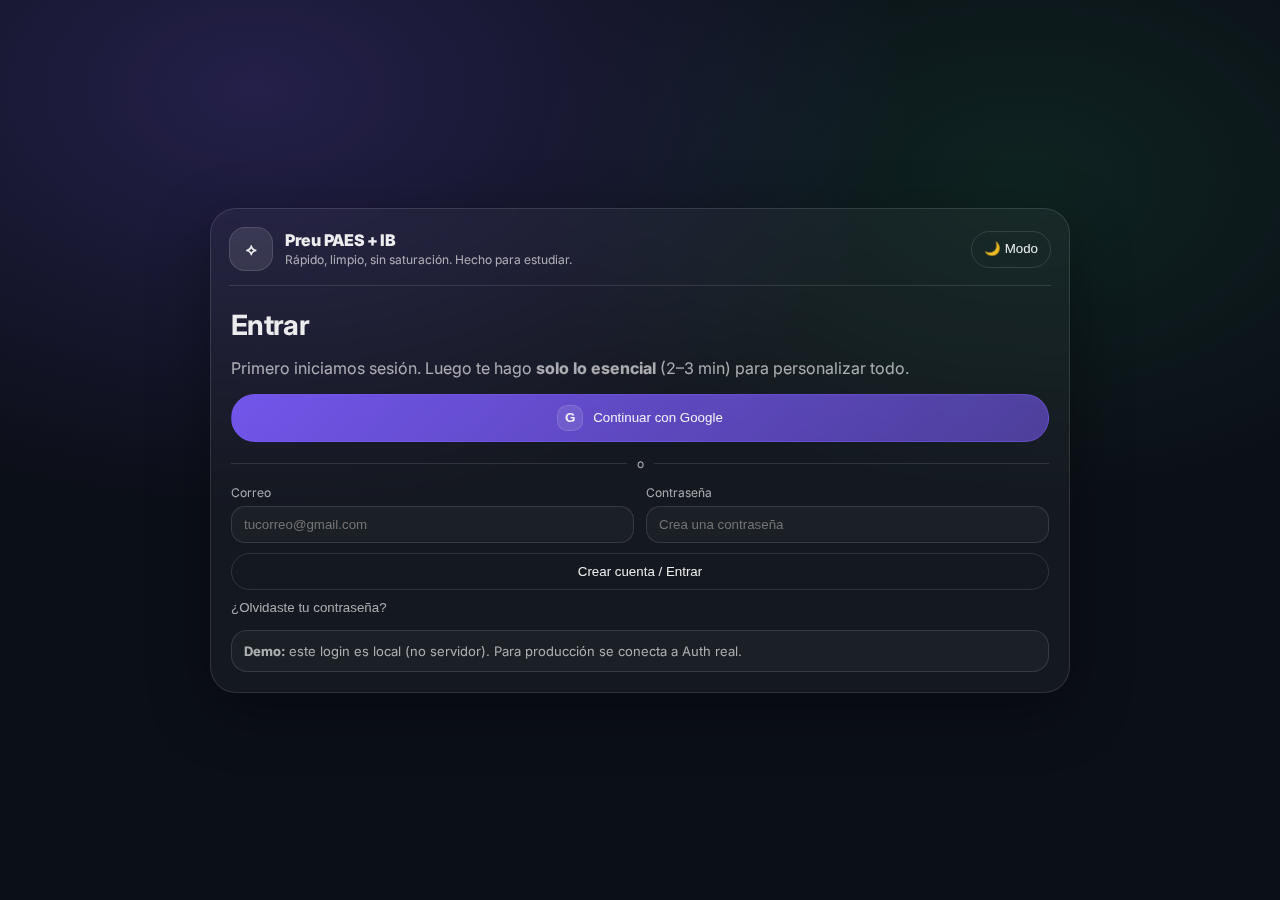
<file: index.html>
<!doctype html>
<html lang="es" data-theme="dark">
<head>
  <meta charset="utf-8" />
  <meta name="viewport" content="width=device-width, initial-scale=1" />
  <title>Preu PAES + IB — Entrada</title>
  <meta name="description" content="Login y onboarding inteligente para un preuniversitario moderno PAES + IB." />
  <link rel="preconnect" href="https://fonts.googleapis.com">
  <link rel="preconnect" href="https://fonts.gstatic.com" crossorigin>
  <link href="https://fonts.googleapis.com/css2?family=Inter:wght@400;500;600;700;800&display=swap" rel="stylesheet">
  <link rel="stylesheet" href="styles.css" />
</head>

<body>
  <main class="gate">
    <section class="gate-card">
      <header class="gate-header">
        <div class="gate-logo">⟡</div>
        <div>
          <div class="gate-title">Preu PAES + IB</div>
          <div class="gate-sub">Rápido, limpio, sin saturación. Hecho para estudiar.</div>
        </div>
        <div class="gate-actions">
          <button id="themeBtn" class="btn ghost"><span id="themeIcon">🌙</span> Modo</button>
        </div>
      </header>

      <!-- STEP 0: LOGIN -->
      <section id="step-login" class="step">
        <h1>Entrar</h1>
        <p class="muted">
          Primero iniciamos sesión. Luego te hago <b>solo lo esencial</b> (2–3 min) para personalizar todo.
        </p>

        <button id="googleBtn" class="btn primary full">
          <span class="gBadge">G</span>
          Continuar con Google
        </button>

        <div class="sep">
          <span></span><div class="muted small">o</div><span></span>
        </div>

        <div class="grid2">
          <div>
            <label class="label">Correo</label>
            <input id="email" class="input" type="email" placeholder="tucorreo@gmail.com" autocomplete="email" />
          </div>
          <div>
            <label class="label">Contraseña</label>
            <input id="password" class="input" type="password" placeholder="Crea una contraseña" autocomplete="current-password" />
          </div>
        </div>

        <button id="emailLoginBtn" class="btn ghost full">Crear cuenta / Entrar</button>
        <button id="forgotBtn" class="linkbtn">¿Olvidaste tu contraseña?</button>

        <div class="notice">
          <b>Demo:</b> este login es local (no servidor). Para producción se conecta a Auth real.
        </div>
      </section>

      <!-- STEP 1..3: ONBOARDING -->
      <section id="step-onboarding" class="step hidden">
        <div class="progressTop">
          <div class="muted small" id="stepLabel">Paso 1 de 3</div>
          <div class="progressBar"><div id="progressFill" class="progressFill"></div></div>
        </div>

        <h1 id="onTitle">Cuéntame lo esencial</h1>
        <p class="muted" id="onSubtitle">No preguntamos todo de una. Esto toma 2–3 min.</p>

        <div id="onForm" class="onForm"></div>

        <div class="rowActions">
          <button id="backBtn" class="btn ghost">← Atrás</button>
          <button id="nextBtn" class="btn primary">Siguiente →</button>
        </div>

        <div class="muted small">
          Si no sabes algo, elige “No lo sé”. Esto no te juzga, te orienta.
        </div>
      </section>

      <!-- STEP DONE -->
      <section id="step-done" class="step hidden">
        <h1>Listo ✅</h1>
        <p class="muted">Tu perfil quedó guardado. La próxima vez entrarás directo.</p>

        <div class="summary" id="summaryBox"></div>

        <div class="rowActions">
          <button id="editBtn" class="btn ghost">Editar respuestas</button>
          <button id="enterBtn" class="btn primary">Entrar al Preu</button>
        </div>

        <div class="notice">
          Transparencia: no prometemos puntajes mágicos. Te mostramos progreso real y próximos pasos.
        </div>
      </section>
    </section>
  </main>

  <script src="gate.js"></script>
</body>
</html>
</file>
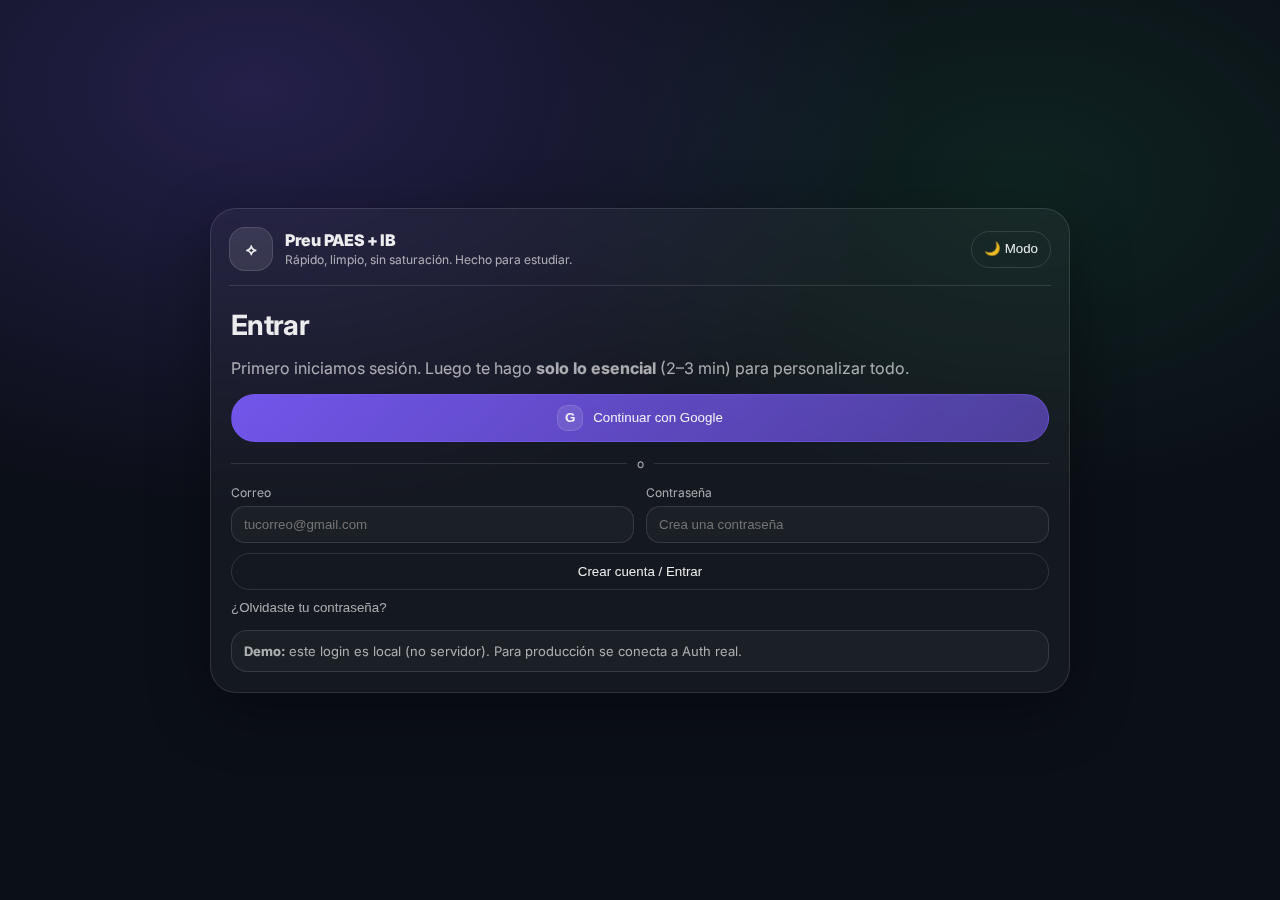
<file: preu.html>
<!doctype html>
<html lang="es" data-theme="dark">
<head>
  <meta charset="utf-8" />
  <meta name="viewport" content="width=device-width, initial-scale=1" />
  <title>Preu PAES + IB — Dashboard</title>
  <link rel="preconnect" href="https://fonts.googleapis.com">
  <link rel="preconnect" href="https://fonts.gstatic.com" crossorigin>
  <link href="https://fonts.googleapis.com/css2?family=Inter:wght@400;500;600;700;800&display=swap" rel="stylesheet">
  <link rel="stylesheet" href="styles.css" />
</head>

<body>
  <main class="gate">
    <section class="gate-card">
      <header class="gate-header">
        <div class="gate-logo">⟡</div>
        <div>
          <div class="gate-title">Preu PAES + IB</div>
          <div class="gate-sub" id="hello">Cargando perfil…</div>
        </div>
        <div class="gate-actions">
          <button id="logout" class="btn ghost">Cerrar sesión</button>
        </div>
      </header>

      <section class="step">
        <h1>Dashboard (demo)</h1>
        <p class="muted">
          Aquí conectarías tu preuniversitario completo (estudiar, practicar, progreso, tutor IA).
        </p>

        <div class="summary" id="profileSummary"></div>

        <div class="rowActions">
          <button id="editOnboarding" class="btn ghost">Editar onboarding</button>
          <button id="goHome" class="btn primary">Ir a Inicio del Preu</button>
        </div>
      </section>
    </section>
  </main>

  <script src="preu.js"></script>
</body>
</html>
</file>
<file: styles.css>
:root{
  --bg: #0b0f17;
  --panel: rgba(255,255,255,0.06);
  --panel2: rgba(255,255,255,0.10);
  --border: rgba(255,255,255,0.12);
  --text: rgba(255,255,255,0.92);
  --muted: rgba(255,255,255,0.64);
  --accent: #7c5cff;
  --shadow: 0 18px 60px rgba(0,0,0,0.35);
  --r: 18px;
  --font: "Inter", system-ui, -apple-system, Segoe UI, Roboto, Arial, sans-serif;
}

[data-theme="light"]{
  --bg: #f6f7fb;
  --panel: rgba(0,0,0,0.04);
  --panel2: rgba(0,0,0,0.06);
  --border: rgba(0,0,0,0.10);
  --text: rgba(0,0,0,0.88);
  --muted: rgba(0,0,0,0.55);
  --shadow: 0 18px 60px rgba(0,0,0,0.12);
}

*{ box-sizing:border-box; }
html,body{ height:100%; }
body{
  margin:0;
  font-family: var(--font);
  color: var(--text);
  background:
    radial-gradient(1100px 700px at 20% 10%, rgba(124,92,255,0.22), transparent 60%),
    radial-gradient(900px 600px at 80% 20%, rgba(43,213,118,0.10), transparent 55%),
    var(--bg);
}

.hidden{ display:none !important; }
.small{ font-size:12px; }
.muted{ color: var(--muted); }
b{ font-weight: 750; }

.gate{
  min-height: 100vh;
  display:grid;
  place-items:center;
  padding: 18px;
}

.gate-card{
  width: min(860px, 100%);
  border: 1px solid var(--border);
  background: rgba(255,255,255,0.04);
  backdrop-filter: blur(12px);
  border-radius: 26px;
  box-shadow: var(--shadow);
  padding: 18px;
}

.gate-header{
  display:flex;
  gap: 12px;
  align-items:center;
  border-bottom: 1px solid var(--border);
  padding-bottom: 14px;
  margin-bottom: 14px;
}

.gate-logo{
  width: 44px; height: 44px;
  border-radius: 16px;
  display:grid; place-items:center;
  background: var(--panel2);
  border: 1px solid var(--border);
  font-weight: 900;
}

.gate-title{ font-size: 16px; font-weight: 850; letter-spacing: -0.3px; }
.gate-sub{ font-size: 12px; color: var(--muted); margin-top: 2px; }
.gate-actions{ margin-left:auto; }

h1{
  margin: 0 0 8px 0;
  font-size: 28px;
  letter-spacing: -0.7px;
}

.step{ padding: 8px 2px 2px 2px; }

.btn{
  border: 1px solid var(--border);
  background: var(--panel);
  color: var(--text);
  padding: 10px 12px;
  border-radius: 999px;
  cursor:pointer;
  transition: transform 0.08s ease, background 0.2s ease, border 0.2s ease;
}
.btn:hover{ background: var(--panel2); }
.btn:active{ transform: translateY(1px); }

.btn.primary{
  background: linear-gradient(135deg, rgba(124,92,255,0.90), rgba(124,92,255,0.55));
  border-color: rgba(124,92,255,0.40);
}
.btn.primary:hover{
  background: linear-gradient(135deg, rgba(124,92,255,0.98), rgba(124,92,255,0.62));
}
.btn.ghost{ background: transparent; }
.btn.full{ width: 100%; display:flex; align-items:center; justify-content:center; gap: 10px; }

.gBadge{
  width: 26px; height: 26px;
  border-radius: 10px;
  background: rgba(255,255,255,0.10);
  border: 1px solid var(--border);
  display:grid; place-items:center;
  font-weight: 900;
}

.sep{
  display:flex;
  align-items:center;
  gap: 10px;
  margin: 14px 0;
}
.sep span{ height: 1px; background: var(--border); flex:1; }

.grid2{
  display:grid;
  grid-template-columns: 1fr 1fr;
  gap: 12px;
  margin-bottom: 10px;
}

.label{ font-size: 12px; color: var(--muted); display:block; margin-bottom: 6px; }
.input, .select{
  width: 100%;
  padding: 10px 12px;
  border-radius: 14px;
  border: 1px solid var(--border);
  background: rgba(255,255,255,0.03);
  color: var(--text);
  outline: none;
}
.input:focus, .select:focus{
  border-color: rgba(124,92,255,0.55);
  box-shadow: 0 0 0 4px rgba(124,92,255,0.14);
}

.linkbtn{
  margin-top: 10px;
  padding: 0;
  border: none;
  background: transparent;
  color: var(--muted);
  cursor:pointer;
}
.linkbtn:hover{ color: var(--text); }

.notice{
  margin-top: 14px;
  border: 1px solid var(--border);
  background: rgba(255,255,255,0.03);
  border-radius: 16px;
  padding: 12px;
  color: var(--muted);
  font-size: 13px;
}

.progressTop{
  display:flex;
  gap: 10px;
  align-items:center;
  justify-content: space-between;
  margin-bottom: 10px;
}
.progressBar{
  flex: 1;
  height: 10px;
  border-radius: 999px;
  border: 1px solid var(--border);
  background: rgba(255,255,255,0.02);
  overflow:hidden;
}
.progressFill{
  height: 100%;
  width: 33%;
  border-radius: 999px;
  background: linear-gradient(135deg, rgba(124,92,255,0.85), rgba(124,92,255,0.35));
}

.onForm{
  margin-top: 12px;
  border: 1px solid var(--border);
  border-radius: 18px;
  background: rgba(255,255,255,0.03);
  padding: 12px;
}

.qBlock{
  border: 1px solid var(--border);
  border-radius: 16px;
  padding: 12px;
  background: rgba(255,255,255,0.02);
  margin-bottom: 10px;
}
.qTitle{ font-weight: 800; margin-bottom: 8px; }
.opts{ display:flex; gap: 8px; flex-wrap: wrap; }
.opt{
  border: 1px solid var(--border);
  border-radius: 999px;
  padding: 8px 10px;
  background: rgba(255,255,255,0.02);
  cursor:pointer;
  user-select:none;
}
.opt:hover{ background: rgba(255,255,255,0.05); }
.opt.selected{
  border-color: rgba(124,92,255,0.55);
  background: rgba(124,92,255,0.14);
}

.rowActions{
  display:flex;
  gap: 10px;
  justify-content: space-between;
  margin-top: 12px;
  flex-wrap: wrap;
}

.summary{
  border: 1px solid var(--border);
  border-radius: 18px;
  background: rgba(255,255,255,0.03);
  padding: 12px;
  margin-top: 12px;
}
.summaryItem{
  padding: 10px 0;
  border-bottom: 1px solid var(--border);
}
.summaryItem:last-child{ border-bottom: none; }
.summaryKey{ color: var(--muted); font-size: 12px; text-transform: uppercase; letter-spacing: 0.8px; }
.summaryVal{ font-weight: 750; margin-top: 4px; }

@media (max-width: 720px){
  .grid2{ grid-template-columns: 1fr; }
}
</file>
